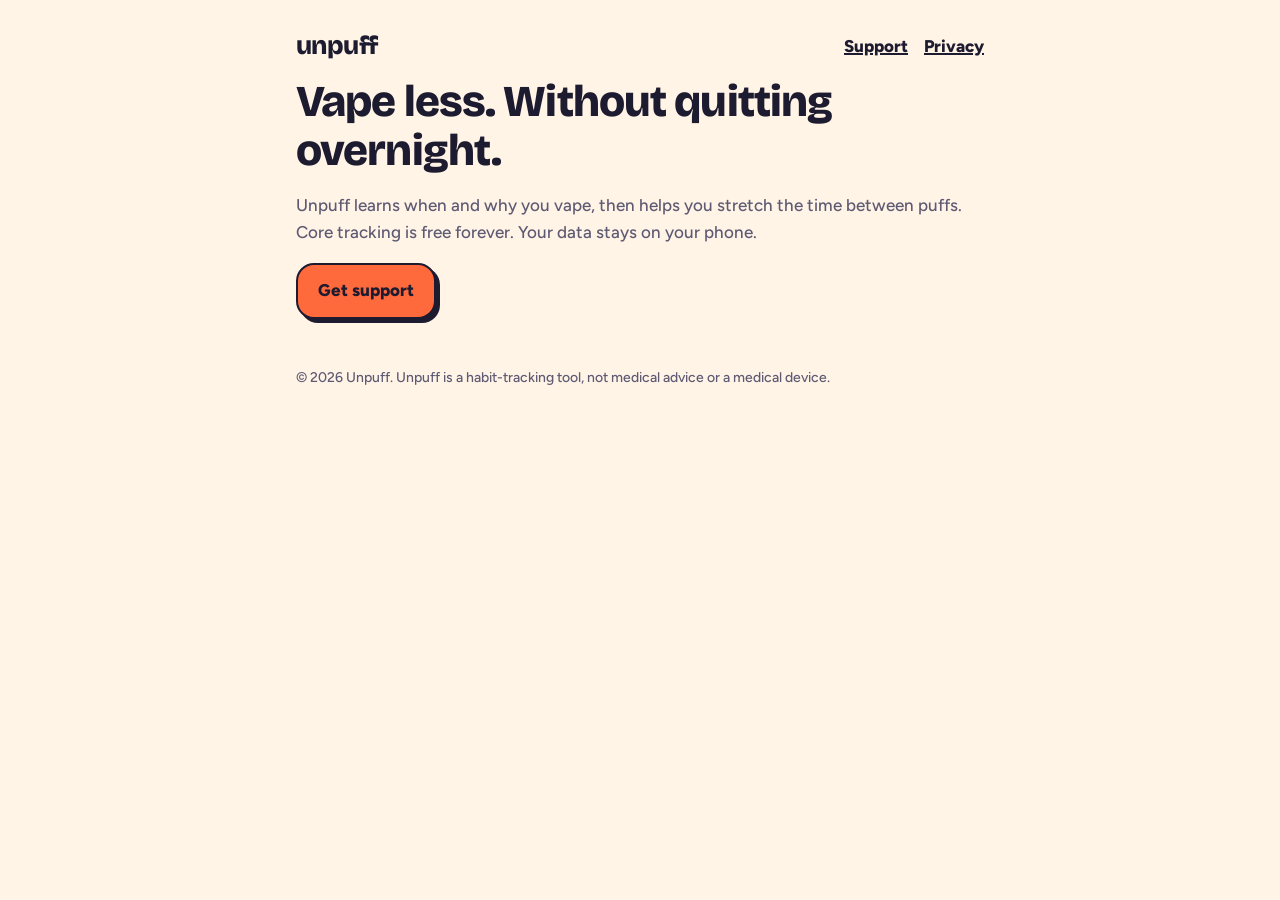
<file: index.html>
<!doctype html><html lang="en"><head><meta charset="utf-8"><meta name="viewport" content="width=device-width,initial-scale=1"><link rel="preconnect" href="https://fonts.googleapis.com"><link href="https://fonts.googleapis.com/css2?family=Bricolage+Grotesque:opsz,wght@12..96,800&family=Figtree:wght@500;800&display=swap" rel="stylesheet"><link rel="stylesheet" href="style.css"><title>Unpuff</title><meta name="description" content="Unpuff: the vape tracker designed to make you need it less."></head><body><main><nav><a class="logo" href="./">unpuff</a><a href="support.html">Support</a><a href="privacy.html">Privacy</a></nav>
<h1>Vape less. Without quitting overnight.</h1>
<p class="mut">Unpuff learns when and why you vape, then helps you stretch the time between puffs. Core tracking is free forever. Your data stays on your phone.</p>
<p><a class="btn" href="support.html">Get support</a></p>
<footer>© 2026 Unpuff. Unpuff is a habit-tracking tool, not medical advice or a medical device.</footer></main></body></html>
</file>
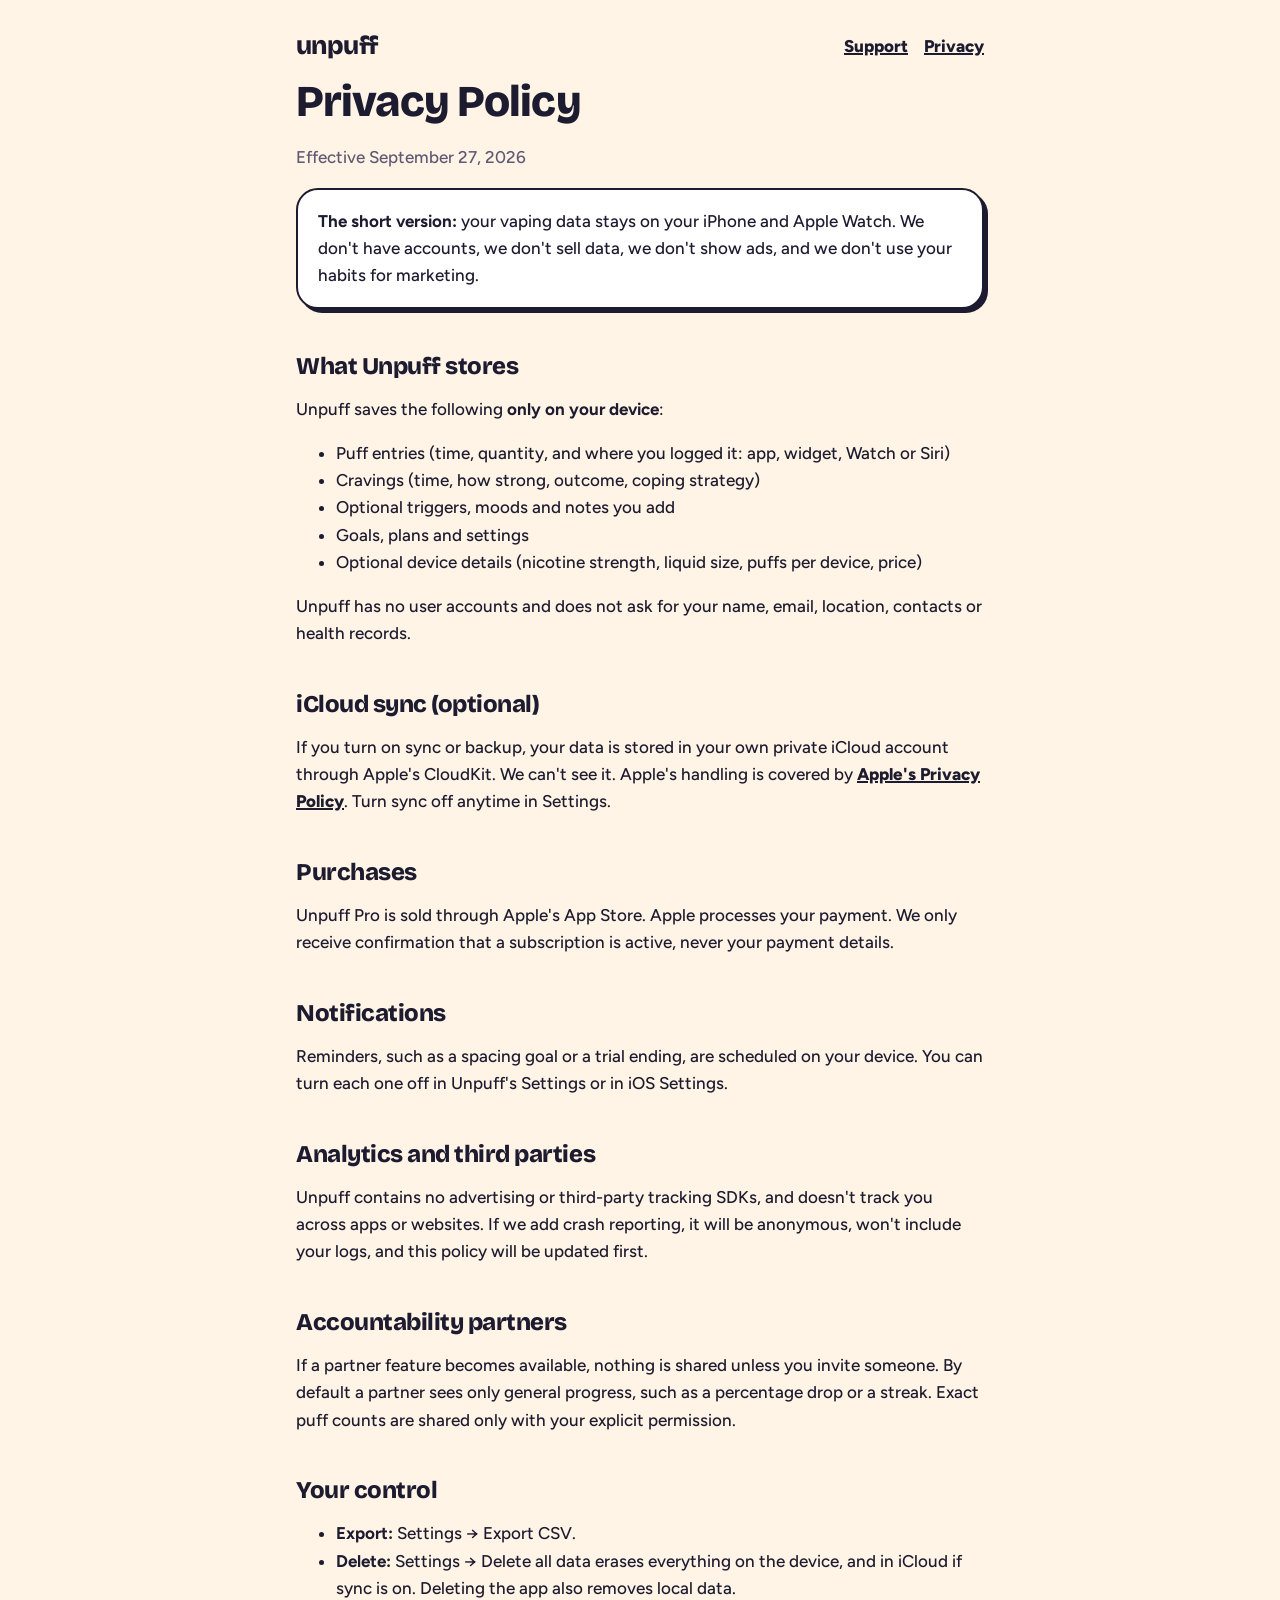
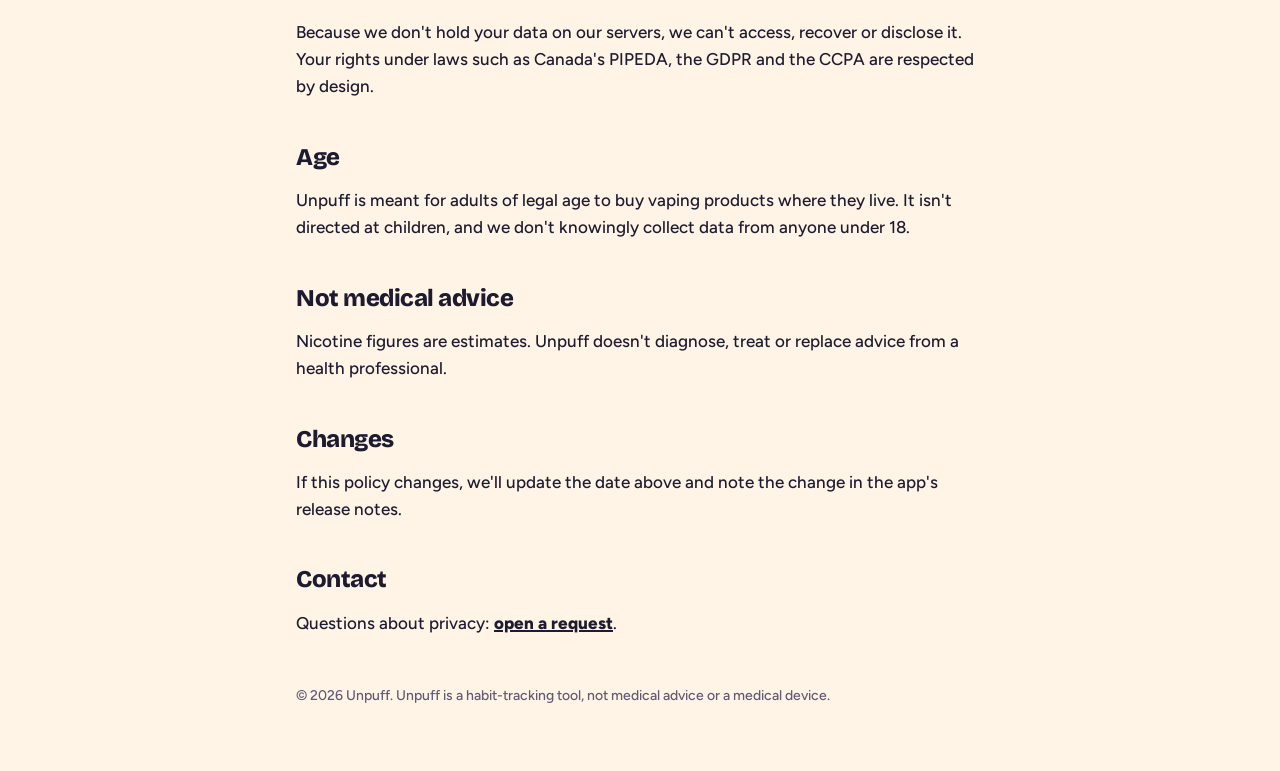
<file: privacy.html>
<!doctype html><html lang="en"><head><meta charset="utf-8"><meta name="viewport" content="width=device-width,initial-scale=1"><link rel="preconnect" href="https://fonts.googleapis.com"><link href="https://fonts.googleapis.com/css2?family=Bricolage+Grotesque:opsz,wght@12..96,800&family=Figtree:wght@500;800&display=swap" rel="stylesheet"><link rel="stylesheet" href="style.css"><title>Unpuff Privacy Policy</title></head><body><main><nav><a class="logo" href="./">unpuff</a><a href="support.html">Support</a><a href="privacy.html">Privacy</a></nav>
<h1>Privacy Policy</h1>
<p class="mut">Effective September 27, 2026</p>
<div class="card"><strong>The short version:</strong> your vaping data stays on your iPhone and Apple Watch. We don't have accounts, we don't sell data, we don't show ads, and we don't use your habits for marketing.</div>
<h2>What Unpuff stores</h2>
<p>Unpuff saves the following <strong>only on your device</strong>:</p>
<ul><li>Puff entries (time, quantity, and where you logged it: app, widget, Watch or Siri)</li><li>Cravings (time, how strong, outcome, coping strategy)</li><li>Optional triggers, moods and notes you add</li><li>Goals, plans and settings</li><li>Optional device details (nicotine strength, liquid size, puffs per device, price)</li></ul>
<p>Unpuff has no user accounts and does not ask for your name, email, location, contacts or health records.</p>
<h2>iCloud sync (optional)</h2>
<p>If you turn on sync or backup, your data is stored in your own private iCloud account through Apple's CloudKit. We can't see it. Apple's handling is covered by <a href="https://www.apple.com/legal/privacy/">Apple's Privacy Policy</a>. Turn sync off anytime in Settings.</p>
<h2>Purchases</h2>
<p>Unpuff Pro is sold through Apple's App Store. Apple processes your payment. We only receive confirmation that a subscription is active, never your payment details.</p>
<h2>Notifications</h2>
<p>Reminders, such as a spacing goal or a trial ending, are scheduled on your device. You can turn each one off in Unpuff's Settings or in iOS Settings.</p>
<h2>Analytics and third parties</h2>
<p>Unpuff contains no advertising or third-party tracking SDKs, and doesn't track you across apps or websites. If we add crash reporting, it will be anonymous, won't include your logs, and this policy will be updated first.</p>
<h2>Accountability partners</h2>
<p>If a partner feature becomes available, nothing is shared unless you invite someone. By default a partner sees only general progress, such as a percentage drop or a streak. Exact puff counts are shared only with your explicit permission.</p>
<h2>Your control</h2>
<ul><li><strong>Export:</strong> Settings → Export CSV.</li><li><strong>Delete:</strong> Settings → Delete all data erases everything on the device, and in iCloud if sync is on. Deleting the app also removes local data.</li></ul>
<p>Because we don't hold your data on our servers, we can't access, recover or disclose it. Your rights under laws such as Canada's PIPEDA, the GDPR and the CCPA are respected by design.</p>
<h2>Age</h2>
<p>Unpuff is meant for adults of legal age to buy vaping products where they live. It isn't directed at children, and we don't knowingly collect data from anyone under 18.</p>
<h2>Not medical advice</h2>
<p>Nicotine figures are estimates. Unpuff doesn't diagnose, treat or replace advice from a health professional.</p>
<h2>Changes</h2>
<p>If this policy changes, we'll update the date above and note the change in the app's release notes.</p>
<h2>Contact</h2>
<p>Questions about privacy: <a href="https://github.com/teomichielli/unpuff/issues/new">open a request</a>.</p>
<footer>© 2026 Unpuff. Unpuff is a habit-tracking tool, not medical advice or a medical device.</footer></main></body></html>
</file>
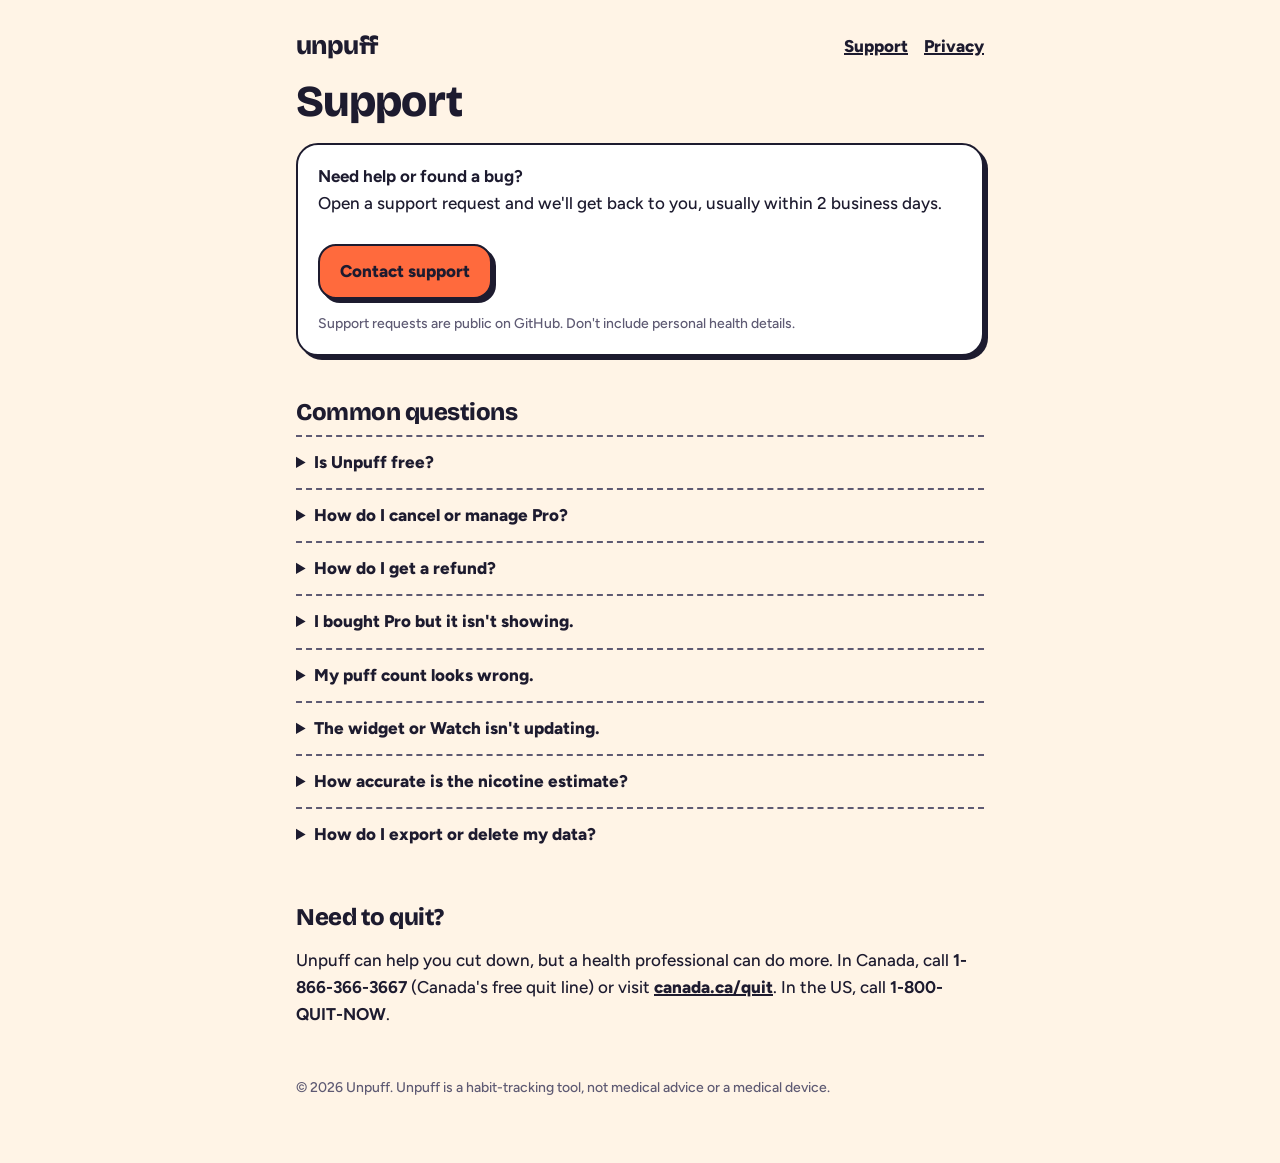
<file: support.html>
<!doctype html><html lang="en"><head><meta charset="utf-8"><meta name="viewport" content="width=device-width,initial-scale=1"><link rel="preconnect" href="https://fonts.googleapis.com"><link href="https://fonts.googleapis.com/css2?family=Bricolage+Grotesque:opsz,wght@12..96,800&family=Figtree:wght@500;800&display=swap" rel="stylesheet"><link rel="stylesheet" href="style.css"><title>Unpuff Support</title></head><body><main><nav><a class="logo" href="./">unpuff</a><a href="support.html">Support</a><a href="privacy.html">Privacy</a></nav>
<h1>Support</h1>
<div class="card"><strong>Need help or found a bug?</strong><br>Open a support request and we'll get back to you, usually within 2 business days.<br><br><a class="btn" href="https://github.com/teomichielli/unpuff/issues/new">Contact support</a><p class="mut" style="font-size:14px;margin-bottom:0">Support requests are public on GitHub. Don't include personal health details.</p></div>
<h2>Common questions</h2>
<details><summary>Is Unpuff free?</summary><p>Yes. Unlimited puff tracking, cravings, daily goals, hourly and weekly charts, widgets, Apple Watch, Siri and data export are free forever. Unpuff Pro is optional and adds deeper insights, adaptive plans, full history, backup and cloud skins.</p></details>
<details><summary>How do I cancel or manage Pro?</summary><p>Subscriptions are handled by Apple. On your iPhone open <strong>Settings → [your name] → Subscriptions → Unpuff</strong>. Cancel at least 24 hours before your renewal or trial ends to avoid being charged.</p></details>
<details><summary>How do I get a refund?</summary><p>Apple processes all refunds. Request one at <a href="https://reportaproblem.apple.com">reportaproblem.apple.com</a>.</p></details>
<details><summary>I bought Pro but it isn't showing.</summary><p>Open Unpuff → Settings → <strong>Restore purchases</strong> while signed in to the same Apple ID you bought with.</p></details>
<details><summary>My puff count looks wrong.</summary><p>Every puff is saved as its own timestamped entry, and your count is calculated from those entries. Check <strong>Today → Today's log</strong>: tap × to remove a mistaken entry, or use Undo right after logging.</p></details>
<details><summary>The widget or Watch isn't updating.</summary><p>Make sure Unpuff is updated on both devices, then remove and re-add the widget. For the Watch, open the Unpuff Watch app once while your iPhone is nearby.</p></details>
<details><summary>How accurate is the nicotine estimate?</summary><p>It's a rough estimate: strength × liquid ÷ puffs per device, using the details you enter under Settings → Your vape. How much nicotine your body absorbs varies a lot, so use it to see trends, not as a dose.</p></details>
<details><summary>How do I export or delete my data?</summary><p>Settings → <strong>Export CSV</strong> saves a copy of your log. Settings → <strong>Delete all data</strong> permanently erases everything on your device. If you turned on iCloud sync, it's erased there too.</p></details>
<h2>Need to quit?</h2>
<p>Unpuff can help you cut down, but a health professional can do more. In Canada, call <strong>1-866-366-3667</strong> (Canada's free quit line) or visit <a href="https://www.canada.ca/en/health-canada/services/smoking-tobacco/quit-smoking.html">canada.ca/quit</a>. In the US, call <strong>1-800-QUIT-NOW</strong>.</p>
<footer>© 2026 Unpuff. Unpuff is a habit-tracking tool, not medical advice or a medical device.</footer></main></body></html>
</file>
<file: style.css>
:root{--bg:#FFF4E6;--ink:#1D1B2F;--mut:#5E5A73;--tan:#FF6A3D;--lil:#C9B8FF;--mint:#6EE7B7;--card:#fff}
@media (prefers-color-scheme:dark){:root{--bg:#17162A;--ink:#F4EFE6;--mut:#B7B2C9;--card:#221F3A}}
*{box-sizing:border-box}
body{margin:0;background:var(--bg);color:var(--ink);font:500 17px/1.6 Figtree,system-ui,sans-serif}
main{max-width:720px;margin:0 auto;padding:32px 16px 64px}
h1,h2,.logo{font-family:'Bricolage Grotesque',Figtree,sans-serif;font-weight:800;letter-spacing:-.02em;line-height:1.1}
h1{font-size:44px;margin:.4em 0 .2em}h2{font-size:24px;margin:1.8em 0 .4em}
a{color:inherit;font-weight:800;text-decoration-thickness:2px}
nav{display:flex;gap:16px;align-items:center;flex-wrap:wrap}
.logo{font-size:26px;text-decoration:none;margin-right:auto}
.card{background:var(--card);border:2.5px solid var(--ink);border-radius:22px;box-shadow:4px 4px 0 var(--ink);padding:18px 20px;margin:16px 0}
.btn{display:inline-block;background:var(--tan);color:#1D1B2F;border:2.5px solid var(--ink);border-radius:18px;box-shadow:4px 4px 0 var(--ink);padding:12px 20px;text-decoration:none}
.mut{color:var(--mut)}
details{border-top:2px dashed var(--mut);padding:12px 0}summary{font-weight:800;cursor:pointer}
footer{margin-top:48px;font-size:14px;color:var(--mut)}
</file>
